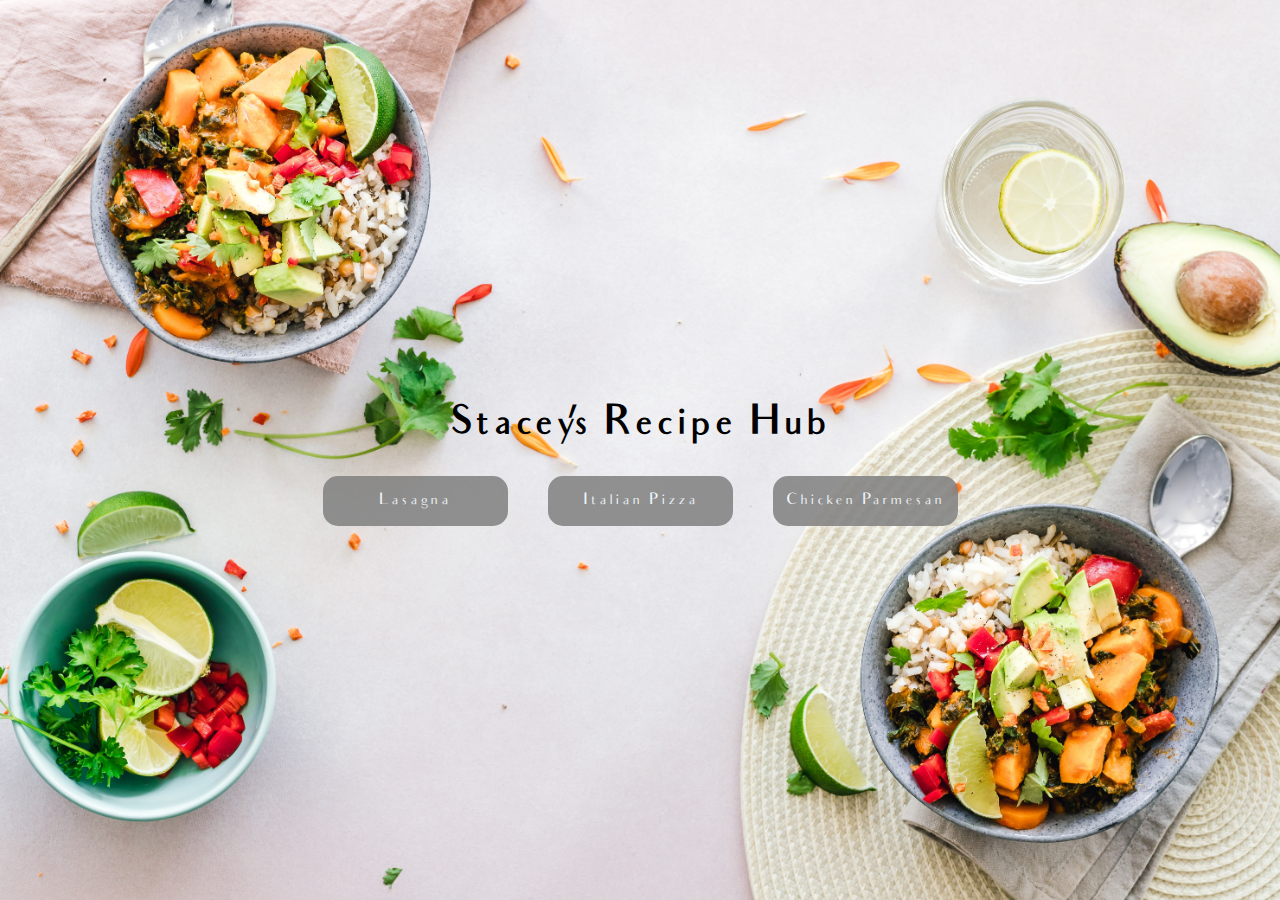
<file: index.html>
<!DOCTYPE html>
<html lang="en">

<head>
    <meta charset="UTF-8">
    <meta http-equiv="X-UA-Compatible" content="IE=edge">
    <meta name="viewport" content="width=device-width, initial-scale=1.0">
    <title>Stacey's Recipe Hub</title>
    <link rel="stylesheet" href="styles.css">
</head>

<body>

    <div class="recipeSite__container">

        <h1 class="recipeSite__title">Stacey's Recipe Hub</h1>
        <div class="recipeSite__navigation">
            <a href="lasagna.html" class="recipeSite__navigationItem">Lasagna</a>
            <a href="pizza.html" class="recipeSite__navigationItem">Italian Pizza</a>
            <a href="chicken_parm.html" class="recipeSite__navigationItem">Chicken Parmesan</a>
        </div>

    </div>

</body>

</html>
</file>
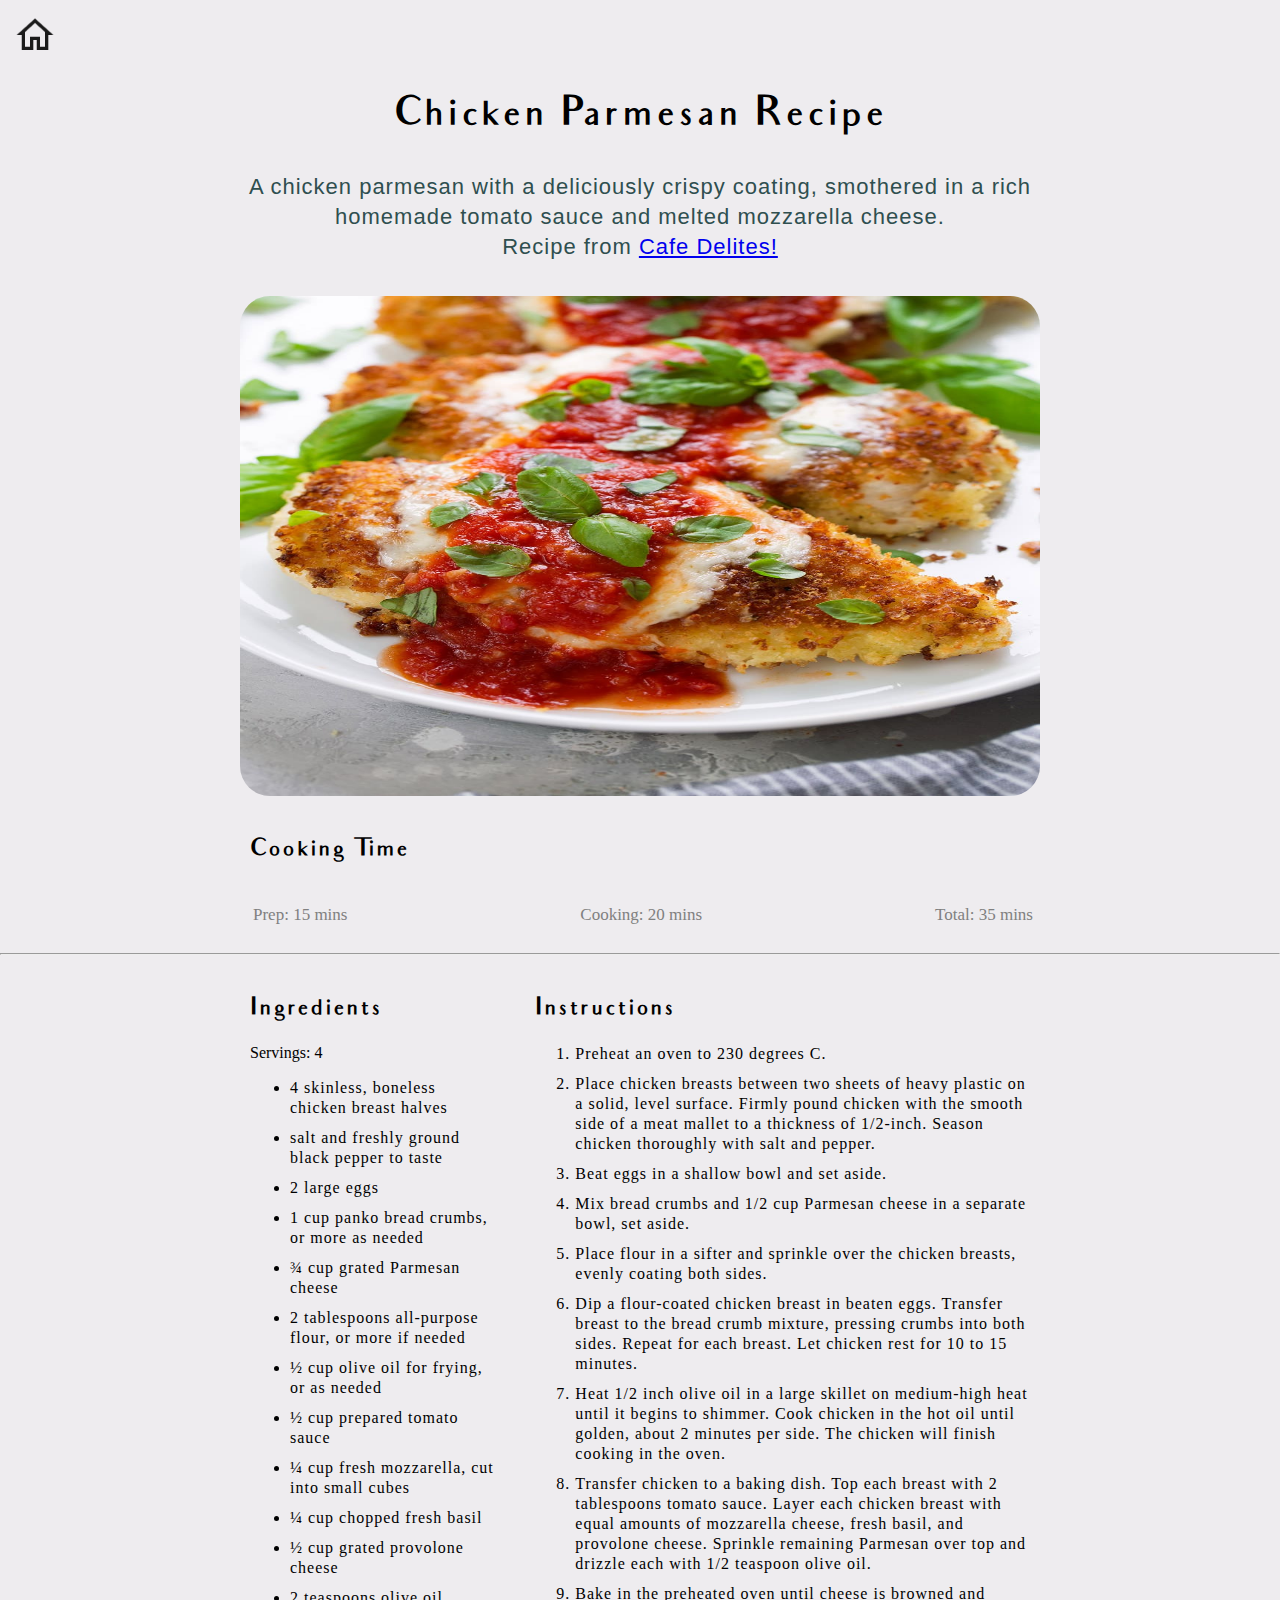
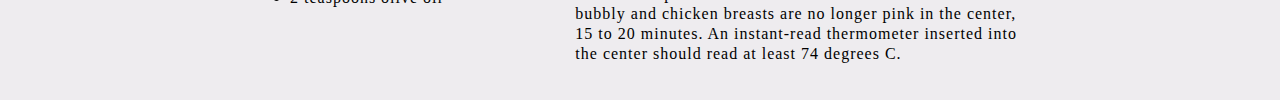
<file: chicken_parm.html>
<!DOCTYPE html>
<html lang="en">

<head>
    <meta charset="UTF-8">
    <meta http-equiv="X-UA-Compatible" content="IE=edge">
    <meta name="viewport" content="width=device-width, initial-scale=1.0">
    <title>Chicken Parmesan Recipe</title>
    <link rel="stylesheet" href="styles.css">
</head>

<body>

    <a href="index.html">
        <img src="img/icons8-home-96.png" class="recipe__home">
    </a>

    <div class="recipe__headContainer">   
        <h1 class="recipe__title">Chicken Parmesan Recipe</h1>
        <p class="recipe__description">A chicken parmesan with a deliciously crispy coating, smothered in a rich homemade tomato sauce and melted mozzarella cheese. <br> Recipe from <a href="https://cafedelites.com/crispy-chicken-parmesan/">Cafe Delites!</a></p>
    </div>

    <img src="img/chicken_parm.jpeg" class="recipe__img" alt="Image of Chicken Parmesan">

    <div class="recipe__info">
        <h2>Cooking Time</h2>
        <div class="recipe__infoTime">
            <p>Prep: 15 mins</p>
            <p>Cooking: 20 mins</p>
            <p>Total: 35 mins</p>
        </div>
    </div>

    <hr>

    <div class="recipe__instructions">

        <div class="recipe__ingredients">
            <h2 class="recipe__ingredientsTitle">Ingredients</h2>
            <p>Servings: 4</p>
            <ul class="recipe__ingredientsList">
                <li>4 skinless, boneless chicken breast halves</li>
                <li>salt and freshly ground black pepper to taste</li>     
                <li>2 large eggs</li>                
                <li>1 cup panko bread crumbs, or more as needed</li>                
                <li>¾ cup grated Parmesan cheese</li>                
                <li>2 tablespoons all-purpose flour, or more if needed</li>                
                <li>½ cup olive oil for frying, or as needed</li>                
                <li>½ cup prepared tomato sauce</li>
                <li>¼ cup fresh mozzarella, cut into small cubes</li>
                <li>¼ cup chopped fresh basil</li>    
                <li>½ cup grated provolone cheese</li>               
                <li>2 teaspoons olive oil</li>
                
            </ul>
        </div>

        <div class="recipe__methodContainer">
            <h2 class="recipe__methodTitle">Instructions</h2>
            <ol class="recipe__methodInstructions">
                <li>Preheat an oven to 230 degrees C.</li>
                <li>Place chicken breasts between two sheets of heavy plastic on a solid, level surface. Firmly pound chicken with the smooth side of a meat mallet to a thickness of 1/2-inch. Season chicken thoroughly with salt and pepper.</li>
                <li>Beat eggs in a shallow bowl and set aside.</li>
                <li>Mix bread crumbs and 1/2 cup Parmesan cheese in a separate bowl, set aside.</li>
                <li>Place flour in a sifter and sprinkle over the chicken breasts, evenly coating both sides.</li>
                <li>Dip a flour-coated chicken breast in beaten eggs. Transfer breast to the bread crumb mixture, pressing crumbs into both sides. Repeat for each breast. Let chicken rest for 10 to 15 minutes.</li>
                <li>Heat 1/2 inch olive oil in a large skillet on medium-high heat until it begins to shimmer. Cook chicken in the hot oil until golden, about 2 minutes per side. The chicken will finish cooking in the oven.</li>
                <li>Transfer chicken to a baking dish. Top each breast with 2 tablespoons tomato sauce. Layer each chicken breast with equal amounts of mozzarella cheese, fresh basil, and provolone cheese. Sprinkle remaining Parmesan over top and drizzle each with 1/2 teaspoon olive oil.</li>
                <li>Bake in the preheated oven until cheese is browned and bubbly and chicken breasts are no longer pink in the center, 15 to 20 minutes. An instant-read thermometer inserted into the center should read at least 74 degrees C.</li>
            </ol>
        </div>

    </div>
    
</body>

<!-- <a target="_blank" href="https://icons8.com/icon/83326/home">Home</a> icon by <a target="_blank" href="https://icons8.com">Icons8</a> -->

</html>
</file>
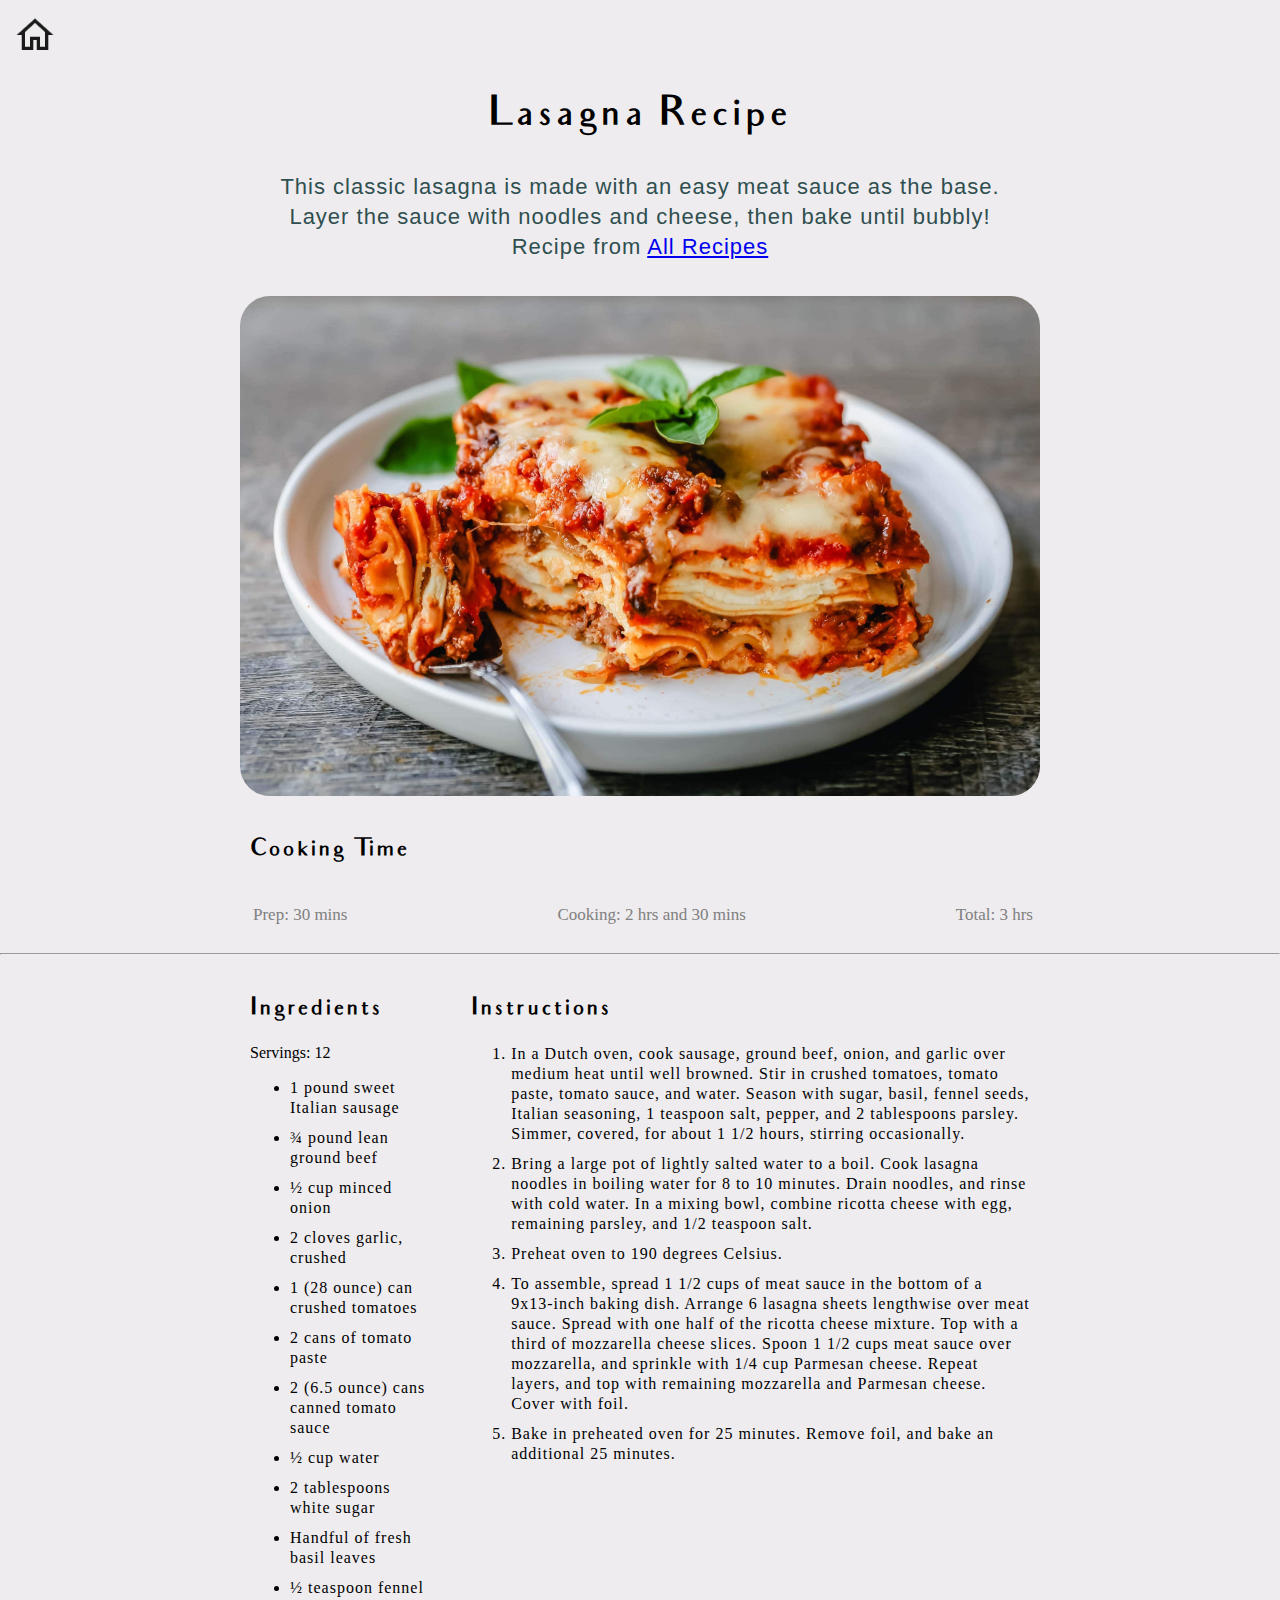
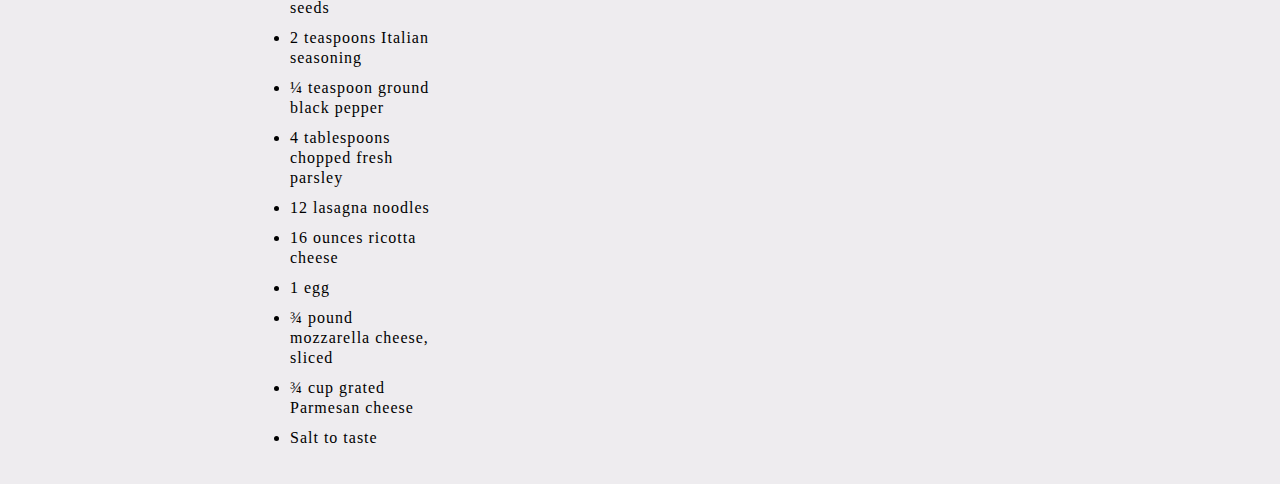
<file: lasagna.html>
<!DOCTYPE html>
<html lang="en">

<head>
    <meta charset="UTF-8">
    <meta http-equiv="X-UA-Compatible" content="IE=edge">
    <meta name="viewport" content="width=device-width, initial-scale=1.0">
    <title>Lasagna Recipe</title>
    <link rel="stylesheet" href="styles.css">
</head>

<body>

    <a href="index.html">
        <img src="img/icons8-home-96.png" class="recipe__home">
    </a>

    <div class="recipe__headContainer">   
        <h1 class="recipe__title">Lasagna Recipe</h1>
        <p class="recipe__description">This classic lasagna is made with an easy meat sauce as the base. <br> Layer the sauce with noodles and cheese, then bake until bubbly! <br> Recipe from <a href="https://www.simplyrecipes.com/recipes/homemade_pepperoni_pizza/">All Recipes</a></p>
    </div>

    <img src="img/lasagna.jpg" class="recipe__img" alt="Image of Lasagna">

    <div class="recipe__info">
        <h2>Cooking Time</h2>
        <div class="recipe__infoTime">
            <p>Prep: 30 mins</p>
            <p>Cooking: 2 hrs and 30 mins</p>
            <p>Total: 3 hrs</p>
        </div>
    </div>

    <hr>

    <div class="recipe__instructions">

        <div class="recipe__ingredients">
            <h2 class="recipe__ingredientsTitle">Ingredients</h2>
            <p>Servings: 12</p>
            <ul class="recipe__ingredientsList">
                <li>1 pound sweet Italian sausage</li>
                <li>¾ pound lean ground beef</li>
                <li>½ cup minced onion</li>   
                <li>2 cloves garlic, crushed</li>    
                <li>1 (28 ounce) can crushed tomatoes</li>
                <li>2 cans of tomato paste</li>
                <li>2 (6.5 ounce) cans canned tomato sauce</li>
                <li>½ cup water</li>
                <li>2 tablespoons white sugar</li>
                <li>Handful of fresh basil leaves</li>
                <li>½ teaspoon fennel seeds</li>
                <li>2 teaspoons Italian seasoning</li>
                <li>¼ teaspoon ground black pepper</li>
                <li>4 tablespoons chopped fresh parsley</li>
                <li>12 lasagna noodles</li>
                <li>16 ounces ricotta cheese</li>
                <li>1 egg</li>
                <li>¾ pound mozzarella cheese, sliced</li>
                <li>¾ cup grated Parmesan cheese</li>
                <li>Salt to taste</li>
            </ul>
        </div>

        <div class="recipe__methodContainer">
            <h2 class="recipe__methodTitle">Instructions</h2>
            <ol class="recipe__methodInstructions">
                <li>In a Dutch oven, cook sausage, ground beef, onion, and garlic over medium heat until well browned. Stir in crushed tomatoes, tomato paste, tomato sauce, and water. Season with sugar, basil, fennel seeds, Italian seasoning, 1 teaspoon salt, pepper, and 2 tablespoons parsley. Simmer, covered, for about 1 1/2 hours, stirring occasionally.</li>
                <li>Bring a large pot of lightly salted water to a boil. Cook lasagna noodles in boiling water for 8 to 10 minutes. Drain noodles, and rinse with cold water. In a mixing bowl, combine ricotta cheese with egg, remaining parsley, and 1/2 teaspoon salt.</li>
                <li>Preheat oven to 190 degrees Celsius.</li>
                <li>To assemble, spread 1 1/2 cups of meat sauce in the bottom of a 9x13-inch baking dish. Arrange 6 lasagna sheets lengthwise over meat sauce. Spread with one half of the ricotta cheese mixture. Top with a third of mozzarella cheese slices. Spoon 1 1/2 cups meat sauce over mozzarella, and sprinkle with 1/4 cup Parmesan cheese. Repeat layers, and top with remaining mozzarella and Parmesan cheese. Cover with foil.</li>
                <li>Bake in preheated oven for 25 minutes. Remove foil, and bake an additional 25 minutes.</li>
            </ol>
        </div>

    </div>
        
</body>

<!-- <a target="_blank" href="https://icons8.com/icon/83326/home">Home</a> icon by <a target="_blank" href="https://icons8.com">Icons8</a> -->

</html>
</file>
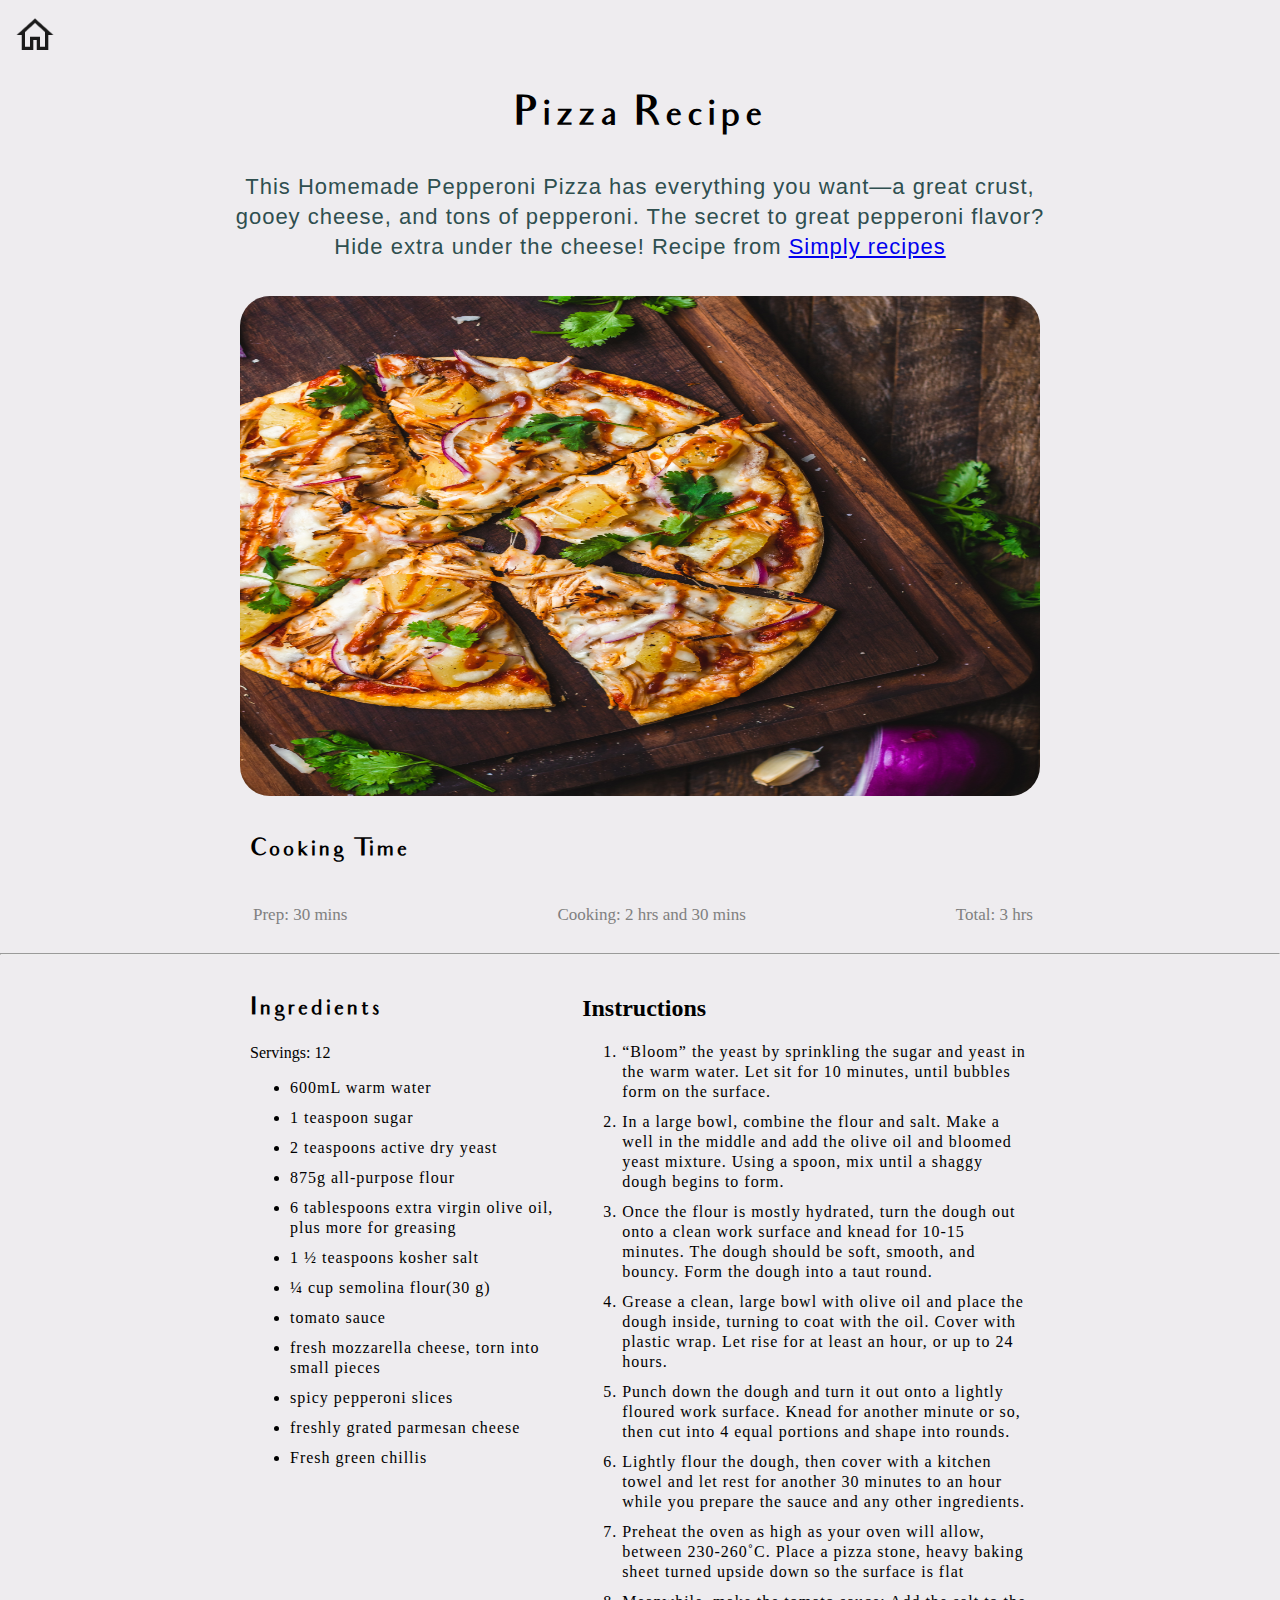
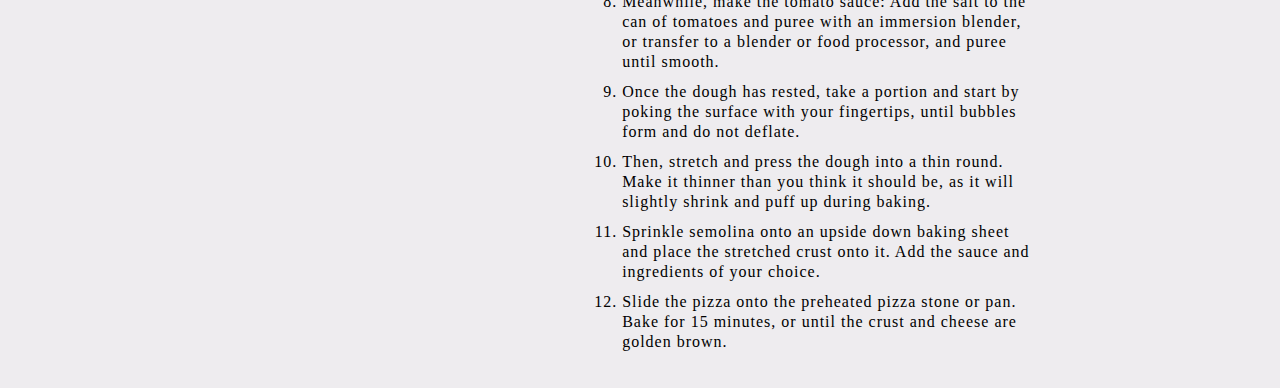
<file: pizza.html>
<!DOCTYPE html>
<html lang="en">

<head>
    <meta charset="UTF-8">
    <meta http-equiv="X-UA-Compatible" content="IE=edge">
    <meta name="viewport" content="width=device-width, initial-scale=1.0">
    <title>Pizza Recipe</title>
    <link rel="stylesheet" href="styles.css">
</head>

<body>

    <a href="index.html">
        <img src="img/icons8-home-96.png" class="recipe__home">
    </a>

    <div class="recipe__headContainer">   
        <h1 class="recipe__title">Pizza Recipe</h1>
        <p class="recipe__description">This Homemade Pepperoni Pizza has everything you want—a great crust, gooey cheese, and tons of pepperoni. The secret to great pepperoni flavor? Hide extra under the cheese! Recipe from <a href="https://www.allrecipes.com/recipe/23600/worlds-best-lasagna/">Simply recipes</a></p>
    </div>

    <img src="img/pizza.jpg" class="recipe__img" alt="Image of Pizza">

    <div class="recipe__info">
        <h2>Cooking Time</h2>
        <div class="recipe__infoTime">
            <p>Prep: 30 mins</p>
            <p>Cooking: 2 hrs and 30 mins</p>
            <p>Total: 3 hrs</p>
        </div>
    </div>

    <hr>

    <div class="recipe__instructions">
    
        <div class="recipe__ingredients">
            <h2 class="recipe__ingredientsTitle">Ingredients</h2>
            <p>Servings: 12</p>
            <ul class="recipe__ingredientsList">
                <li>600mL warm water</li>
                <li>1 teaspoon sugar</li>
                <li>2 teaspoons active dry yeast</li>
                <li>875g all-purpose flour</li>
                <li>6 tablespoons extra virgin olive oil, plus more for greasing</li>
                <li>1 ½ teaspoons kosher salt</li>
                <li>¼ cup semolina flour(30 g)</li>
                <li>tomato sauce</li>
                <li>fresh mozzarella cheese, torn into small pieces</li>
                <li>spicy pepperoni slices</li>
                <li>freshly grated parmesan cheese</li>
                <li>Fresh green chillis</li>
            </ul>
        </div>

        <div class="recipe__instructionsMethod">
            <h2 class="recipe__methodTitle">Instructions</h2>
            <ol class="recipe__methodInstructions">
                <li>“Bloom” the yeast by sprinkling the sugar and yeast in the warm water. Let sit for 10 minutes, until bubbles form on the surface.</li>
                <li>In a large bowl, combine the flour and salt. Make a well in the middle and add the olive oil and bloomed yeast mixture. Using a spoon, mix until a shaggy dough begins to form.</li>
                <li>Once the flour is mostly hydrated, turn the dough out onto a clean work surface and knead for 10-15 minutes. The dough should be soft, smooth, and bouncy. Form the dough into a taut round.</li>
                <li>Grease a clean, large bowl with olive oil and place the dough inside, turning to coat with the oil. Cover with plastic wrap. Let rise for at least an hour, or up to 24 hours.</li>
                <li>Punch down the dough and turn it out onto a lightly floured work surface. Knead for another minute or so, then cut into 4 equal portions and shape into rounds.</li>
                <li>Lightly flour the dough, then cover with a kitchen towel and let rest for another 30 minutes to an hour while you prepare the sauce and any other ingredients.</li>
                <li>Preheat the oven as high as your oven will allow, between 230-260˚C. Place a pizza stone, heavy baking sheet turned upside down so the surface is flat</li>
                <li>Meanwhile, make the tomato sauce: Add the salt to the can of tomatoes and puree with an immersion blender, or transfer to a blender or food processor, and puree until smooth.</li>
                <li>Once the dough has rested, take a portion and start by poking the surface with your fingertips, until bubbles form and do not deflate.</li>
                <li>Then, stretch and press the dough into a thin round. Make it thinner than you think it should be, as it will slightly shrink and puff up during baking.</li>
                <li>Sprinkle semolina onto an upside down baking sheet and place the stretched crust onto it. Add the sauce and ingredients of your choice.</li>
                <li>Slide the pizza onto the preheated pizza stone or pan. Bake for 15 minutes, or until the crust and cheese are golden brown.</li>
            </ol>
        </div>

    </div>
    
</body>
<!-- <a target="_blank" href="https://icons8.com/icon/83326/home">Home</a> icon by <a target="_blank" href="https://icons8.com">Icons8</a> -->
</html>
</file>
<file: styles.css>
body {
    margin: 0px;
    background-color: #eeecef;
}

@font-face {
    font-family: audreyNormal;
    src: url(fonts/audrey/Audrey-Normal.otf)
}

/* Index.html */

.recipeSite__title {
    font-size: 40px;
}

.recipeSite__container { 
    align-items: center;
    background-image: url("img/recipe_site.jpg");
    background-repeat: none;
    background-position: 40% 30%;
    background-size: cover;
    display: flex;
    flex-direction: column;
    font-family: audreyNormal, sans-serif;
    height: 100vh;
    justify-content: center;  
    letter-spacing: 2px;
}

.recipeSite__navigation {
    align-items: center;
    display: flex;
    justify-content: center;
    width: 100%;
}

.recipeSite__navigationItem {
    align-items: center;
    background-color: grey; 
    border-radius: 15px;
    color: aliceblue;
    display: flex;
    height: 50px;
    justify-content: center;
    margin: 0px 20px;
    opacity: 85%;
    text-align: center;
    text-decoration: none;
    width: 185px;
}

.recipeSite__navigationItem:hover {
    transform: scale(1.1);
    opacity: 100%;
}

/* recipe pages */

.recipe__headContainer {
    align-items: center;
    display: flex;
    flex-direction: column;
}

.recipe__home {
    height: 40px;
    margin: 15px;
    width: 40px;
}

.recipe__title {
    font-family: audreyNormal, sans-serif;
    font-size: 40px;
    letter-spacing: 2px;
    margin: 18px;
}

.recipe__description {
    color: darkslategrey;
    font-family: Arial, Helvetica, sans-serif;
    font-size: 22px;
    letter-spacing: 1px;
    line-height: 30px;
    margin: 14px;
    text-align: center;
    width: 850px;
}

.recipe__img {
    border-radius: 30px;
    display: block;
    margin: 20px auto;
    height: 500px;
    width: 800px;
}

.recipe__info {
    display: flex;
    flex-direction: column;
    align-items: flex-start;
    margin: 0px auto;
    width: 780px;
}

.recipe__info h2 {
    font-family: audreyNormal, sans-serif;
    letter-spacing: 1px;
}

.recipe__infoTime {
    display: flex;
    justify-content: space-between;
    margin: 3px;
    width: 100%;
}

.recipe__infoTime p {
    color: grey;
    font-size: 17px;
}

.recipe__instructions {
    display: flex;
    justify-content: space-evenly;
    margin: 20px auto;
    width: 780px;
}

.recipe__ingredients {
    margin-left: 0;
    margin-right: 20px;
    flex: auto;
    width: 130%;
}

.recipe__ingredients h2 {
    font-family: audreyNormal, sans-serif;
    letter-spacing: 1px;
}

.recipe__ingredientsList li {
    letter-spacing: 1px;
    line-height: 20px;
    margin: 10px 0px; 
}

.recipe__methodContainer {
    margin-left: 20px;
    margin-right: 0;
    flex: auto;
    word-wrap: break-word;
}

.recipe__methodContainer h2 {
    font-family: audreyNormal, sans-serif;
    letter-spacing: 1px;
}

.recipe__methodInstructions li {
    letter-spacing: 1px;
    line-height: 20px;
    margin: 10px 0px; 
}
</file>
